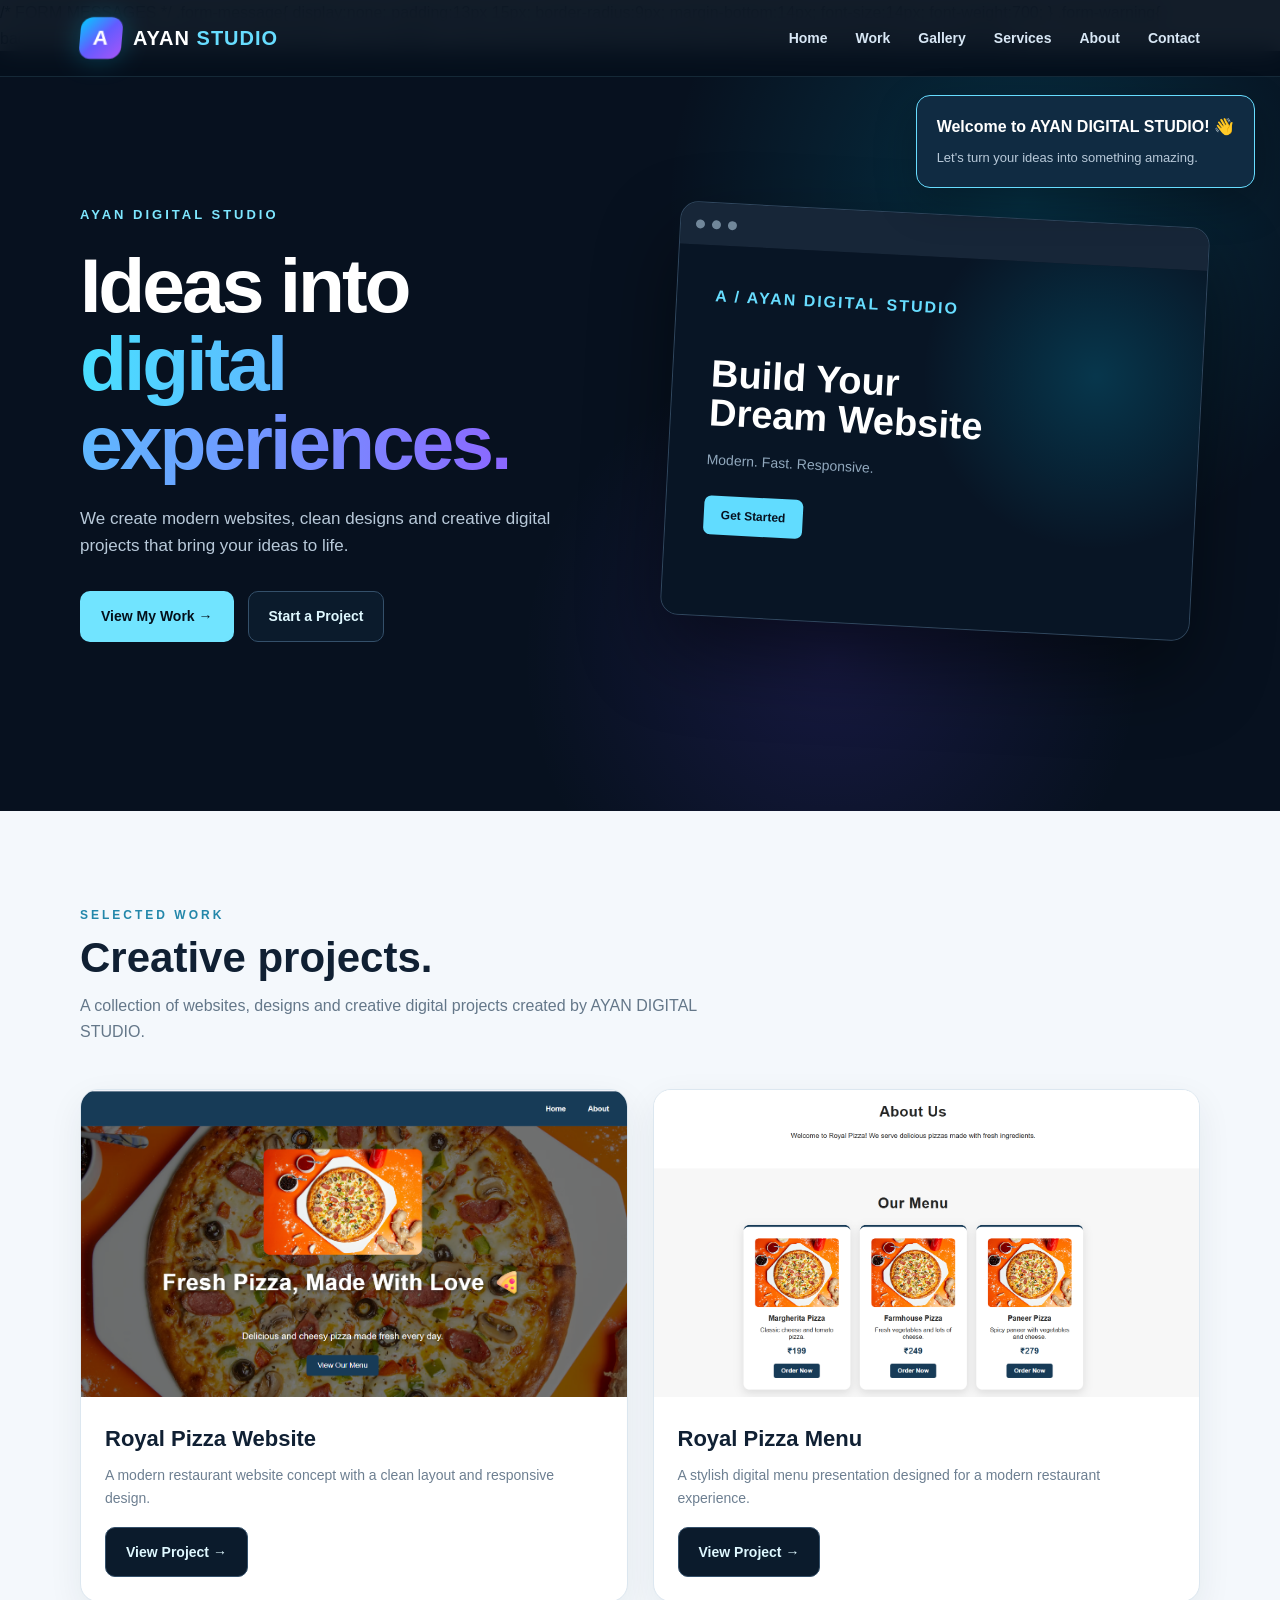
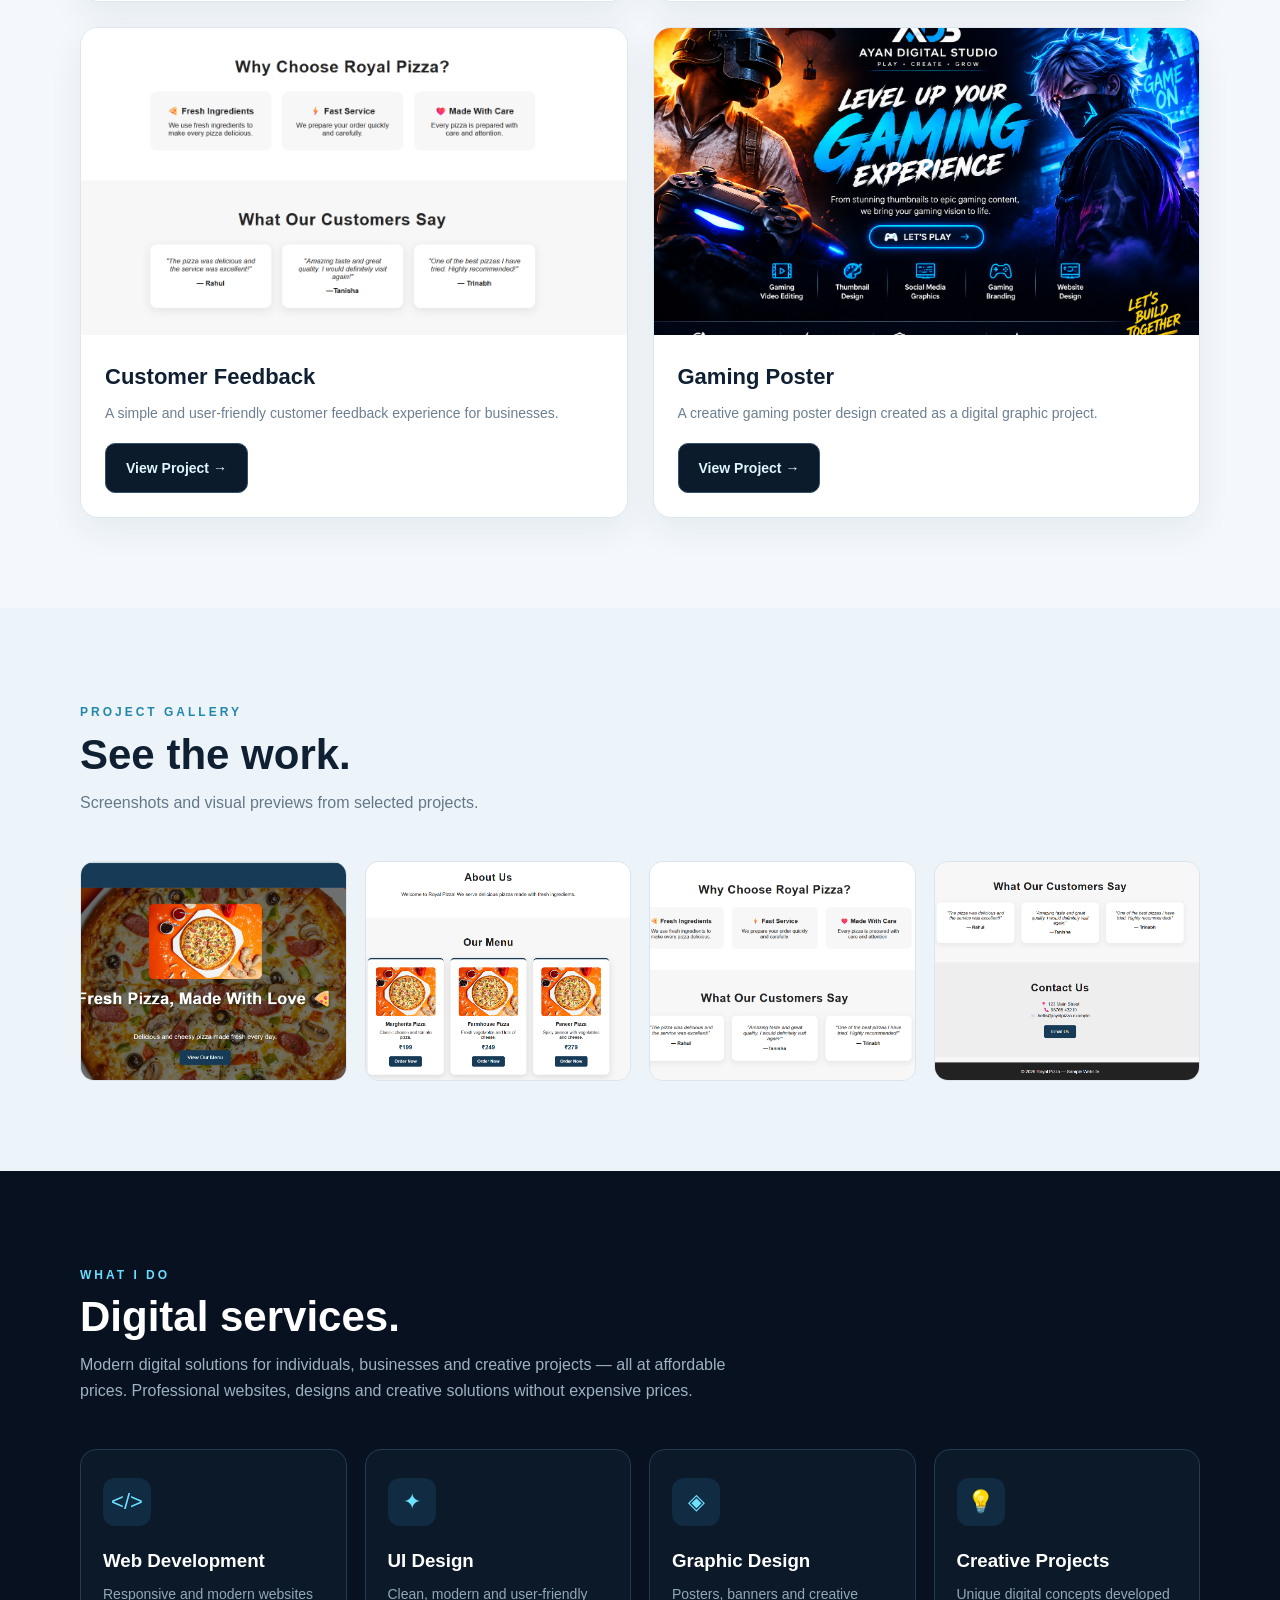
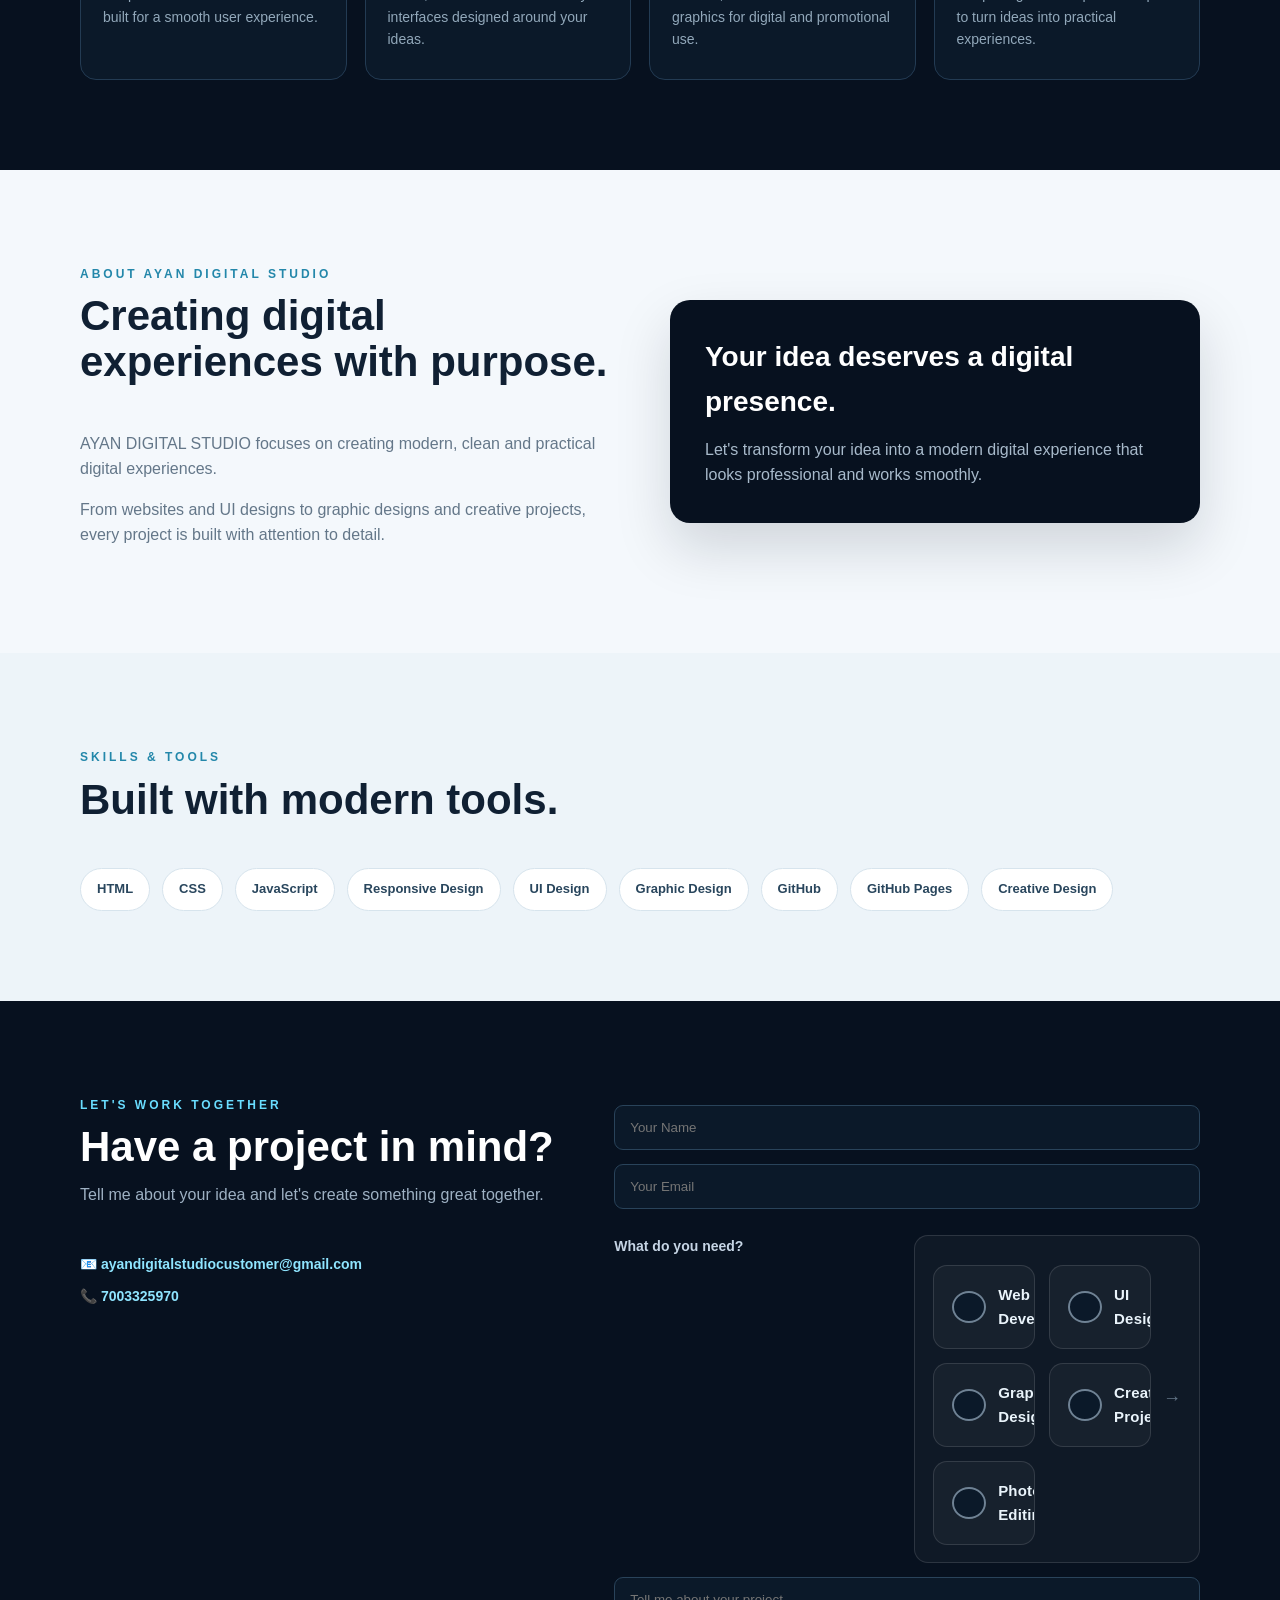
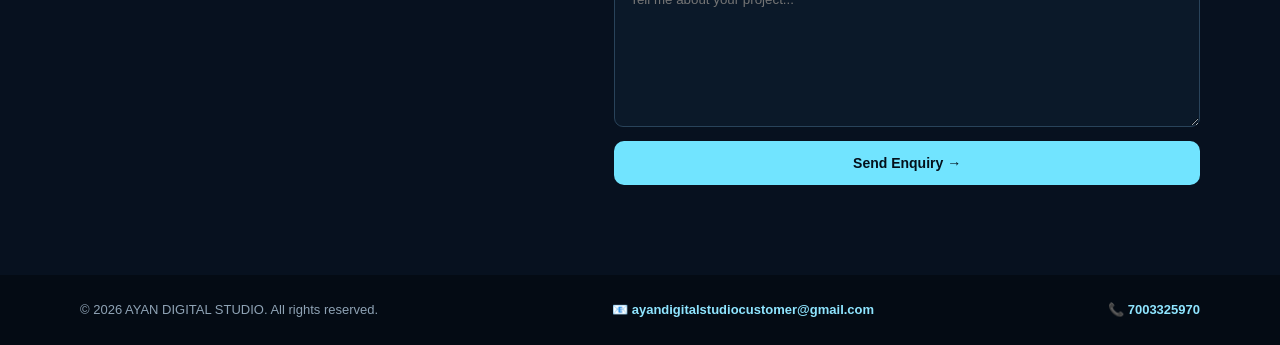
<file: index.html>
<!DOCTYPE html>
<html lang="en">
<head>
  <meta charset="UTF-8">

  <meta name="viewport" content="width=device-width, initial-scale=1.0">

  <title>AYAN DIGITAL STUDIO | Websites, Designs & Creative Projects</title>
  <link rel="icon" type="image/png" href="ayan-logo.png">

  <meta name="description"
        content="AYAN DIGITAL STUDIO creates modern websites, UI designs, graphic designs and creative digital projects.">

  <meta name="keywords"
        content="Ayan Digital Studio, website design, web development, UI design, graphic design, creative projects">

  <meta name="author" content="AYAN DIGITAL STUDIO">

  <meta name="theme-color" content="#07111f">

  <link rel="canonical"
        href="https://ayandigitalstudiocustomercare.github.io/ayan-digital-studio/">

  <style>
    *{
      margin:0;
      padding:0;
      box-sizing:border-box;
    }

    html{
      scroll-behavior:smooth;
    }

    body{
      font-family:Arial, Helvetica, sans-serif;
      background:#f4f8fc;
      color:#102033;
      line-height:1.6;
    }

    a{
      text-decoration:none;
      color:inherit;
    }

    img{
      max-width:100%;
      display:block;
    }

    .container{
      width:min(1120px,92%);
      margin:auto;
    }

    /* =========================
       NAVIGATION
    ========================= */

    nav{
      position:fixed;
      top:0;
      left:0;
      width:100%;
      z-index:1000;
      background:rgba(5,15,28,.94);
      backdrop-filter:blur(12px);
      border-bottom:1px solid rgba(143,229,255,.12);
    }

    .nav-inner{
      width:min(1120px,92%);
      margin:auto;
      height:76px;
      display:flex;
      align-items:center;
      justify-content:space-between;
    }

    /* WEBSITE LOGO */

    .logo{
      display:flex;
      align-items:center;
      gap:11px;
      font-weight:900;
      letter-spacing:1px;
    }

    .logo-mark{
      width:42px;
      height:42px;
      border-radius:12px;
      display:flex;
      align-items:center;
      justify-content:center;
      font-size:21px;
      font-weight:900;
      color:white;
      background:linear-gradient(135deg,#00cfff,#635bff,#a855f7);
      box-shadow:0 0 25px rgba(0,207,255,.25);
      transform:skew(-5deg);
    }

    .logo-text{
      font-size:20px;
      color:#ffffff;
    }

    .logo-text span{
      color:#67ddff;
    }

    .nav-links{
      display:flex;
      gap:28px;
      align-items:center;
    }

    .nav-links a{
      color:#d8e7f5;
      font-size:14px;
      font-weight:700;
      transition:.25s;
    }

    .nav-links a:hover{
      color:#69ddff;
    }

    .menu-btn{
      display:none;
      background:none;
      border:0;
      color:white;
      font-size:28px;
      cursor:pointer;
    }

    /* =========================
       HERO
    ========================= */

    .hero{
      min-height:760px;
      padding:150px 0 100px;
      background:
        radial-gradient(circle at 80% 20%,rgba(0,207,255,.16),transparent 30%),
        radial-gradient(circle at 65% 80%,rgba(111,70,255,.15),transparent 30%),
        #07111f;
      color:white;
      overflow:hidden;
    }

    .hero-grid{
      display:grid;
      grid-template-columns:1fr 1fr;
      gap:60px;
      align-items:center;
    }

    .eyebrow{
      display:inline-block;
      color:#7ee7ff;
      font-size:13px;
      font-weight:800;
      letter-spacing:3px;
      margin-bottom:20px;
    }

    .hero h1{
      font-size:clamp(45px,6vw,78px);
      line-height:1.02;
      letter-spacing:-3px;
      margin-bottom:24px;
    }

    .hero h1 span{
      background:linear-gradient(90deg,#49dfff,#8c67ff);
      -webkit-background-clip:text;
      color:transparent;
    }

    .hero p{
      color:#b8c9d9;
      font-size:17px;
      max-width:560px;
      margin-bottom:32px;
    }

    .hero-buttons{
      display:flex;
      gap:14px;
      flex-wrap:wrap;
    }

    .btn{
      display:inline-flex;
      align-items:center;
      justify-content:center;
      padding:13px 20px;
      border-radius:10px;
      font-weight:800;
      font-size:14px;
      border:1px solid transparent;
      cursor:pointer;
      transition:.25s;
    }

    .btn.primary{
      color:#04101b;
      background:#71e4ff;
    }

    .btn.primary:hover{
      transform:translateY(-2px);
      box-shadow:0 10px 30px rgba(113,228,255,.25);
    }

    .btn.secondary{
      color:#dff8ff;
      border-color:#34506a;
      background:#0b1b2c;
    }

    .btn.secondary:hover{
      border-color:#67ddff;
      color:#67ddff;
    }

    /* BROWSER MOCKUP */

    .browser{
      transform:rotate(3deg);
      background:#101c2b;
      border:1px solid #30475e;
      border-radius:18px;
      overflow:hidden;
      box-shadow:0 35px 80px rgba(0,0,0,.45);
    }

    .browser-top{
      height:42px;
      display:flex;
      align-items:center;
      gap:7px;
      padding:0 15px;
      background:#172638;
    }

    .browser-dot{
      width:9px;
      height:9px;
      border-radius:50%;
      background:#71879a;
    }

    .browser-content{
      min-height:370px;
      padding:38px;
      background:
        radial-gradient(circle at 80% 30%,rgba(0,207,255,.18),transparent 35%),
        #081525;
    }

    .browser-logo{
      font-weight:900;
      color:#67ddff;
      letter-spacing:2px;
      margin-bottom:45px;
    }

    .browser-content h2{
      font-size:38px;
      line-height:1.05;
      margin-bottom:15px;
    }

    .browser-content p{
      font-size:14px;
      color:#91a8bd;
      margin-bottom:24px;
    }

    .fake-button{
      display:inline-block;
      padding:10px 17px;
      border-radius:7px;
      background:#61dcff;
      color:#07111f;
      font-size:12px;
      font-weight:800;
    }

    /* =========================
       SECTIONS
    ========================= */

    section{
      padding:90px 0;
    }

    .section-heading{
      margin-bottom:45px;
    }

    .section-heading small{
      color:#2387aa;
      font-size:12px;
      font-weight:900;
      letter-spacing:3px;
    }

    .section-heading h2{
      font-size:42px;
      line-height:1.1;
      margin-top:8px;
    }

    .section-heading p{
      max-width:650px;
      color:#647789;
      margin-top:12px;
    }

    /* =========================
       WORK
    ========================= */

    .work-grid{
      display:grid;
      grid-template-columns:repeat(2,1fr);
      gap:25px;
    }

    .project-card{
      background:white;
      border:1px solid #dce7f0;
      border-radius:18px;
      overflow:hidden;
      box-shadow:0 12px 35px rgba(15,38,60,.07);
      transition:.3s;
    }

    .project-card:hover{
      transform:translateY(-5px);
      box-shadow:0 20px 45px rgba(15,38,60,.12);
    }

    .project-image{
      aspect-ratio:16/9;
      object-fit:cover;
      width:100%;
      background:#e9f0f6;
    }

    .project-body{
      padding:24px;
    }

    .project-body h3{
      font-size:22px;
      margin-bottom:8px;
    }

    .project-body p{
      color:#6d7f91;
      font-size:14px;
      margin-bottom:18px;
    }

    /* =========================
       GALLERY
    ========================= */

    .gallery{
      background:#edf4f9;
    }

    .gallery-grid{
      display:grid;
      grid-template-columns:repeat(4,1fr);
      gap:18px;
    }

    .gallery-grid img{
      width:100%;
      height:220px;
      object-fit:cover;
      border-radius:14px;
      border:1px solid #d9e4ec;
      transition:.3s;
    }

    .gallery-grid img:hover{
      transform:scale(1.02);
    }

    /* =========================
       SERVICES
    ========================= */

    .services{
      background:#07111f;
      color:white;
    }

    .services .section-heading p{
      color:#9eb1c3;
    }

    .services .section-heading small{
      color:#69ddff;
    }

    .services-grid{
      display:grid;
      grid-template-columns:repeat(4,1fr);
      gap:18px;
    }

    .service-card{
      padding:28px 22px;
      border:1px solid #233b53;
      border-radius:16px;
      background:#0b1929;
    }

    .service-icon{
      width:48px;
      height:48px;
      border-radius:12px;
      display:flex;
      align-items:center;
      justify-content:center;
      background:#102b42;
      color:#6de2ff;
      font-size:22px;
      margin-bottom:20px;
    }

    .service-card h3{
      margin-bottom:8px;
    }

    .service-card p{
      color:#92a8ba;
      font-size:14px;
    }

    /* =========================
       ABOUT
    ========================= */

    .about-grid{
      display:grid;
      grid-template-columns:1fr 1fr;
      gap:60px;
      align-items:center;
    }

    .about-text h2{
      font-size:42px;
      line-height:1.1;
      margin-bottom:18px;
    }

    .about-text p{
      color:#647789;
      margin-bottom:15px;
    }

    .about-box{
      padding:35px;
      border-radius:20px;
      background:#07111f;
      color:white;
      box-shadow:0 25px 55px rgba(7,17,31,.15);
    }

    .about-box h3{
      font-size:28px;
      margin-bottom:12px;
    }

    .about-box p{
      color:#a8bacb;
    }

    /* =========================
       SKILLS
    ========================= */

    .skills{
      background:#edf4f9;
    }

    .skills-wrap{
      display:flex;
      flex-wrap:wrap;
      gap:12px;
    }

    .skill{
      padding:10px 16px;
      background:white;
      border:1px solid #d7e4ed;
      border-radius:999px;
      font-size:13px;
      font-weight:800;
      color:#29465d;
    }

    /* =========================
       CONTACT
    ========================= */

    .contact{
      background:#07111f;
      color:white;
    }

    .contact-grid{
      display:grid;
      grid-template-columns:.9fr 1.1fr;
      gap:55px;
    }

    .contact .section-heading p{
      color:#9eb1c3;
    }

    .contact .section-heading small{
      color:#69ddff;
    }

    .contact-details{
      display:grid;
      gap:10px;
      margin:0 0 18px;
      font-size:14px;
      color:#c6d5e5;
    }

    .contact-details a{
      color:#8fe5ff;
      font-weight:700;
    }

    .contact-form{
      display:grid;
      gap:14px;
    }

    .contact-form input,
    .contact-form textarea{
      width:100%;
      padding:14px 15px;
      border:1px solid #29435a;
      border-radius:9px;
      background:#0b1929;
      color:white;
      outline:none;
      font-family:inherit;
    }

    .contact-form input:focus,
    .contact-form textarea:focus{
      border-color:#67ddff;
    }

    .contact-form textarea{
      min-height:150px;
      resize:vertical;
    }
    /* UNIQUE SERVICE OPTIONS */

.service-options{
  display:grid;
  grid-template-columns:1fr 1fr;
  gap:14px;
  margin-top:12px;
}

.service-option{
  position:relative;
  display:flex;
  align-items:center;
  gap:12px;
  padding:17px 18px;
  border:1px solid rgba(255,255,255,.12);
  border-radius:14px;
  background:rgba(255,255,255,.035);
  cursor:pointer;
  transition:
    transform .25s ease,
    border-color .25s ease,
    background .25s ease,
    box-shadow .25s ease;
  overflow:hidden;
}

.service-option::before{
  content:"";
  position:absolute;
  left:0;
  top:0;
  width:3px;
  height:100%;
  background:#67ddff;
  transform:scaleY(0);
  transition:transform .25s ease;
}

.service-option input[type="radio"]{
  appearance:none;
  -webkit-appearance:none;
  width:18px;
  height:18px;
  min-width:18px;
  border:2px solid #6f8294;
  border-radius:50%;
  margin:0;
  position:relative;
  transition:.25s ease;
}

.service-option input[type="radio"]:checked{
  border-color:#67ddff;
  background:#67ddff;
  box-shadow:0 0 14px rgba(103,221,255,.7);
}

.service-option input[type="radio"]:checked::after{
  content:"";
  position:absolute;
  width:6px;
  height:6px;
  background:#07111d;
  border-radius:50%;
  top:4px;
  left:4px;
}

.service-option span{
  color:#eaf4fb;
  font-size:15px;
  font-weight:600;
  letter-spacing:.2px;
}

.service-option::after{
  content:"→";
  margin-left:auto;
  color:#657789;
  font-size:18px;
  transition:.25s ease;
}

.service-option:hover{
  transform:translateY(-3px);
  border-color:rgba(103,221,255,.55);
  background:rgba(103,221,255,.06);
  box-shadow:0 10px 28px rgba(0,0,0,.18);
}

.service-option:hover::after{
  color:#67ddff;
  transform:translateX(4px);
}

.service-option:has(input[type="radio"]:checked){
  border-color:#67ddff;
  background:rgba(103,221,255,.09);
  box-shadow:
    0 0 0 1px rgba(103,221,255,.12),
    0 10px 30px rgba(0,0,0,.2),
    0 0 22px rgba(103,221,255,.08);
}

.service-option:has(input[type="radio"]:checked)::before{
  transform:scaleY(1);
}

.service-option:has(input[type="radio"]:checked)::after{
  content:"✓";
  color:#67ddff;
  font-weight:800;
}

@media(max-width:650px){
  .service-options{
    grid-template-columns:1fr;
  }
}
    /* =========================
   WELCOME MESSAGE
========================= */

.site-message{
  position:fixed;
  top:95px;
  right:25px;
  z-index:2000;
  max-width:360px;
  padding:18px 20px;
  border-radius:14px;
  box-shadow:0 15px 40px rgba(0,0,0,.25);
  animation:messageIn .4s ease;
}

.welcome-message{
  background:#102b42;
  border:1px solid #67ddff;
  color:white;
}

.site-message strong{
  display:block;
  margin-bottom:4px;
}

.site-message span{
  color:#b8c9d9;
  font-size:13px;
}

@keyframes messageIn{
  from{
    opacity:0;
    transform:translateY(-15px);
  }

  to{
    opacity:1;
    transform:translateY(0);
  }
}


  .contact-form textarea{
    min-height:150px;
    resize:vertical;
  }
    .site-message{
  position:fixed;
  top:95px;
  right:25px;
  z-index:2000;
  max-width:360px;
  padding:18px 20px;
  border-radius:14px;
  box-shadow:0 15px 40px rgba(0,0,0,.25);
  animation:messageIn .4s ease;
}

.welcome-message{
  background:#102b42;
  border:1px solid #67ddff;
  color:white;
}

.site-message strong{
  display:block;
  margin-bottom:4px;
}

.site-message span{
  color:#b8c9d9;
  font-size:13px;
}

}

  /* NEW SERVICE OPTIONS */

  .service-options{
    display:grid;
    gap:10px;
  }

  .service-options-title{
    color:#c6d5e5;
    font-size:14px;
    font-weight:700;
    margin-bottom:2px;
  }


    

    /* =========================
       FOOTER
    ========================= */

    footer{
      background:#040b14;
      color:#8fa3b5;
      padding:25px 0;
    }

    .footer-inner{
      width:min(1120px,92%);
      margin:auto;
      display:flex;
      justify-content:space-between;
      gap:20px;
      flex-wrap:wrap;
      font-size:13px;
    }

    .footer-inner a{
      color:#8fe5ff;
      font-weight:700;
    }

    /* =========================
       RESPONSIVE
    ========================= */

    @media(max-width:900px){

      .nav-links{
        position:absolute;
        top:76px;
        left:0;
        width:100%;
        display:none;
        flex-direction:column;
        align-items:flex-start;
        padding:20px 5%;
        background:#07111f;
        border-top:1px solid #1b344c;
      }

      .nav-links.active{
        display:flex;
      }

      .menu-btn{
        display:block;
      }

      .hero-grid,
      .about-grid,
      .contact-grid{
        grid-template-columns:1fr;
      }

      .services-grid{
        grid-template-columns:repeat(2,1fr);
      }

      .gallery-grid{
        grid-template-columns:repeat(2,1fr);
      }
    }

    @media(max-width:600px){

      .nav-inner{
        height:68px;
      }

      .logo-mark{
        width:38px;
        height:38px;
      }

      .logo-text{
        font-size:17px;
      }

      .hero{
        padding-top:120px;
      }

      .hero h1{
        font-size:48px;
        letter-spacing:-2px;
      }

      .hero-grid{
        gap:45px;
      }

      .browser{
        transform:none;
      }

      .work-grid,
      .services-grid,
      .gallery-grid{
        grid-template-columns:1fr;
      }

      .gallery-grid img{
        height:auto;
      }

      section{
        padding:70px 0;
      }

      .section-heading h2,
      .about-text h2{
        font-size:34px;
      }

      .footer-inner{
        flex-direction:column;
      }
    }
  </style>
</head>

<body>
  <!-- WELCOME MESSAGE -->
<div id="welcomeMessage" class="site-message welcome-message">
  <strong>Welcome to AYAN DIGITAL STUDIO! 👋</strong>
  <span>Let's turn your ideas into something amazing.</span>
</div>
  /* FORM MESSAGES */

.form-message{
  display:none;
  padding:13px 15px;
  border-radius:9px;
  margin-bottom:14px;
  font-size:14px;
  font-weight:700;
}

.form-warning{
  background:#3a2410;
  border:1px solid #f0a43c;
  color:#ffd08a;
}

.form-success{
  background:#10351f;
  border:1px solid #4ade80;
  color:#9af0b5;
}

  <!-- =========================
       NAVIGATION
  ========================= -->

  <nav>
    <div class="nav-inner">

      <a href="#home" class="logo">

        <!-- WEBSITE LOGO -->
        <div class="logo-mark">A</div>

        <div class="logo-text">
          AYAN <span>STUDIO</span>
        </div>

      </a>

      <button class="menu-btn" id="menuBtn">☰</button>

      <div class="nav-links" id="navLinks">
        <a href="#home">Home</a>
        <a href="#work">Work</a>
        <a href="#gallery">Gallery</a>
        <a href="#services">Services</a>
        <a href="#about">About</a>
        <a href="#contact">Contact</a>
      </div>

    </div>
  </nav>


  <!-- =========================
       HERO
  ========================= -->

  <section class="hero" id="home">

    <div class="container hero-grid">

      <div>

        <span class="eyebrow">
          AYAN DIGITAL STUDIO
        </span>

        <h1>
          Ideas into
          <span>digital experiences.</span>
        </h1>

        <p>
          We create modern websites, clean designs and creative
          digital projects that bring your ideas to life.
        </p>

        <div class="hero-buttons">

          <a href="#work" class="btn primary">
            View My Work →
          </a>

          <a href="#contact" class="btn secondary">
            Start a Project
          </a>

        </div>

      </div>


      <!-- BROWSER MOCKUP -->

      <div class="browser">

        <div class="browser-top">
          <span class="browser-dot"></span>
          <span class="browser-dot"></span>
          <span class="browser-dot"></span>
        </div>

        <div class="browser-content">

          <div class="browser-logo">
            A / AYAN DIGITAL STUDIO
          </div>

          <h2>
            Build Your<br>
            Dream Website
          </h2>

          <p>
            Modern. Fast. Responsive.
          </p>

          <span class="fake-button">
            Get Started
          </span>

        </div>

      </div>

    </div>

  </section>


  <!-- =========================
       WORK
  ========================= -->

  <section id="work">

    <div class="container">

      <div class="section-heading">

        <small>SELECTED WORK</small>

        <h2>Creative projects.</h2>

        <p>
          A collection of websites, designs and creative digital
          projects created by AYAN DIGITAL STUDIO.
        </p>

      </div>


      <div class="work-grid">


        <!-- ROYAL PIZZA WEBSITE -->

        <div class="project-card">

          <img
            class="project-image"
            src="royal-pizza-home.png"
            alt="Royal Pizza Website project"
          >

          <div class="project-body">

            <h3>Royal Pizza Website</h3>

            <p>
              A modern restaurant website concept with a clean
              layout and responsive design.
            </p>

            <a
              class="btn secondary project-link"
              href="royal-pizza-website.html"
            >
              View Project →
            </a>

          </div>

        </div>


        <!-- ROYAL PIZZA MENU -->

        <div class="project-card">

          <img
            class="project-image"
            src="royal-pizza-menu.png"
            alt="Royal Pizza Menu project"
          >

          <div class="project-body">

            <h3>Royal Pizza Menu</h3>

            <p>
              A stylish digital menu presentation designed for
              a modern restaurant experience.
            </p>

            <a
              class="btn secondary project-link"
              href="royal-pizza-menu.html"
            >
              View Project →
            </a>

          </div>

        </div>


        <!-- CUSTOMER FEEDBACK -->

        <div class="project-card">

          <img
            class="project-image"
            src="royal-pizza-feedback.png"
            alt="Customer Feedback project"
          >

          <div class="project-body">

            <h3>Customer Feedback</h3>

            <p>
              A simple and user-friendly customer feedback
              experience for businesses.
            </p>

            <a
              class="btn secondary project-link"
              href="customer-feedback.html"
            >
              View Project →
            </a>

          </div>

        </div>


        <!-- GAMING POSTER -->

        <div class="project-card">

          <img
            class="project-image"
            src="gaming-poster-sample.png"
            alt="Gaming poster design"
          >

          <div class="project-body">

            <h3>Gaming Poster</h3>

            <p>
              A creative gaming poster design created as a
              digital graphic project.
            </p>

            <a
              class="btn secondary project-link"
              href="gaming-poster-sample.png"
              target="_blank"
              rel="noopener"
            >
              View Project →
            </a>

          </div>

        </div>

      </div>

    </div>

  </section>


  <!-- =========================
       GALLERY
  ========================= -->

  <section class="gallery" id="gallery">

    <div class="container">

      <div class="section-heading">

        <small>PROJECT GALLERY</small>

        <h2>See the work.</h2>

        <p>
          Screenshots and visual previews from selected projects.
        </p>

      </div>


      <div class="gallery-grid">

        <img
          src="royal-pizza-home.png"
          alt="Royal Pizza homepage"
        >

        <img
          src="royal-pizza-menu.png"
          alt="Royal Pizza menu"
        >

        <img
          src="royal-pizza-feedback.png"
          alt="Royal Pizza customer feedback"
        >

        <img
          src="royal-pizza-contact.png"
          alt="Royal Pizza contact page"
        >

      </div>

    </div>

  </section>


  <!-- =========================
       SERVICES
  ========================= -->

  <section class="services" id="services">

    <div class="container">

      <div class="section-heading">

        <small>WHAT I DO</small>

        <h2>Digital services.</h2>

        <p>
  Modern digital solutions for individuals, businesses
  and creative projects — all at affordable prices. 
  Professional websites, designs and creative solutions
  without expensive prices.
</p>
      </div>


      <div class="services-grid">


        <div class="service-card">

          <div class="service-icon">
            &lt;/&gt;
          </div>

          <h3>Web Development</h3>

          <p>
            Responsive and modern websites built for a smooth
            user experience.
          </p>

        </div>


        <div class="service-card">

          <div class="service-icon">
            ✦
          </div>

          <h3>UI Design</h3>

          <p>
            Clean, modern and user-friendly interfaces designed
            around your ideas.
          </p>

        </div>


        <div class="service-card">

          <div class="service-icon">
            ◈
          </div>

          <h3>Graphic Design</h3>

          <p>
            Posters, banners and creative graphics for digital
            and promotional use.
          </p>

        </div>


        <div class="service-card">

          <div class="service-icon">
            💡
          </div>

          <h3>Creative Projects</h3>

          <p>
            Unique digital concepts developed to turn ideas
            into practical experiences.
          </p>

        </div>

      </div>

    </div>

  </section>


  <!-- =========================
       ABOUT
  ========================= -->

  <section id="about">

    <div class="container about-grid">

      <div class="about-text">

        <div class="section-heading">

          <small>ABOUT AYAN DIGITAL STUDIO</small>

          <h2>
            Creating digital experiences
            with purpose.
          </h2>

        </div>

        <p>
          AYAN DIGITAL STUDIO focuses on creating modern,
          clean and practical digital experiences.
        </p>

        <p>
          From websites and UI designs to graphic designs and
          creative projects, every project is built with
          attention to detail.
        </p>

      </div>


      <div class="about-box">

        <h3>
          Your idea deserves a digital presence.
        </h3>

        <p>
          Let's transform your idea into a modern digital
          experience that looks professional and works smoothly.
        </p>

      </div>

    </div>

  </section>


  <!-- =========================
       SKILLS
  ========================= -->

  <section class="skills">

    <div class="container">

      <div class="section-heading">

        <small>SKILLS & TOOLS</small>

        <h2>Built with modern tools.</h2>

      </div>


      <div class="skills-wrap">

        <span class="skill">HTML</span>
        <span class="skill">CSS</span>
        <span class="skill">JavaScript</span>
        <span class="skill">Responsive Design</span>
        <span class="skill">UI Design</span>
        <span class="skill">Graphic Design</span>
        <span class="skill">GitHub</span>
        <span class="skill">GitHub Pages</span>
        <span class="skill">Creative Design</span>

      </div>

    </div>

  </section>


  <!-- =========================
       CONTACT
  ========================= -->

  <section class="contact" id="contact">

    <div class="container contact-grid">


      <div>

        <div class="section-heading">

          <small>LET'S WORK TOGETHER</small>

          <h2>
            Have a project in mind?
          </h2>

          <p>
            Tell me about your idea and let's create something
            great together.
          </p>

        </div>


        <div class="contact-details">

          <div>
            📧
            <a href="mailto:ayandigitalstudiocustomer@gmail.com">
              ayandigitalstudiocustomer@gmail.com
            </a>
          </div>

          <div>
            📞
            <a href="tel:7003325970">
              7003325970
            </a>
          </div>

        </div>

      </div>


      <!-- ENQUIRY FORM -->

      <form
        class="contact-form"
        id="contactForm"
      >
        <div id="formWarning" class="form-message form-warning"></div>

        <input
          type="text"
          id="name"
          placeholder="Your Name"
        >

        <input
          type="email"
          id="email"
          placeholder="Your Email"
        >

        <div class="service-options">

  <p class="service-options-title">What do you need?</p>

  <label class="service-option">
    <div class="service-options">

  <label class="service-option">
    <input type="radio" name="service" value="Web Development">
    <span>Web Development</span>
  </label>

  <label class="service-option">
    <input type="radio" name="service" value="UI Design">
    <span>UI Design</span>
  </label>

  <label class="service-option">
    <input type="radio" name="service" value="Graphic Design">
    <span>Graphic Design</span>
  </label>

  <label class="service-option">
    <input type="radio" name="service" value="Creative Projects">
    <span>Creative Projects</span>
  </label>

  <label class="service-option">
    <input type="radio" name="service" value="Photo Editing">
    <span>Photo Editing</span>
  </label>

</div>

</div>

        <textarea
          id="message"
          placeholder="Tell me about your project..."
        ></textarea>

        <button
          class="btn primary"
          type="submit"
        >
          Send Enquiry →
        </button>

      </form>

    </div>

  </section>


  <!-- =========================
       FOOTER
  ========================= -->

  <footer>

    <div class="footer-inner">

      <span>
        © 2026 AYAN DIGITAL STUDIO. All rights reserved.
      </span>

      <span>
        📧
        <a href="mailto:ayandigitalstudiocustomer@gmail.com">
          ayandigitalstudiocustomer@gmail.com
        </a>
      </span>

      <span>
        📞
        <a href="tel:7003325970">
          7003325970
        </a>
      </span>

    </div>

  </footer>


  <!-- =========================
       JAVASCRIPT
  ========================= -->

  <script>

    /* MOBILE MENU */

    const menuBtn = document.getElementById("menuBtn");
    const navLinks = document.getElementById("navLinks");

    menuBtn.addEventListener("click", function(){

      navLinks.classList.toggle("active");

    });


    /* CLOSE MOBILE MENU */

    document.querySelectorAll(".nav-links a").forEach(function(link){

      link.addEventListener("click", function(){

        navLinks.classList.remove("active");

      });

    });
    
/* WELCOME MESSAGE */

setTimeout(function(){

  const welcomeMessage =
    document.getElementById("welcomeMessage");

  if(welcomeMessage){

    welcomeMessage.style.transition = "opacity .4s ease";
    welcomeMessage.style.opacity = "0";

    setTimeout(function(){

      welcomeMessage.remove();

    }, 400);

  }

}, 5000);

    /* CONTACT FORM */

    /* CONTACT FORM */

const contactForm = document.getElementById("contactForm");

contactForm.addEventListener("submit", function(event){

  event.preventDefault();

  const name =
    document.getElementById("name").value.trim();

  const email =
    document.getElementById("email").value.trim();

  const message =
    document.getElementById("message").value.trim();

  const selectedService =
    document.querySelector('input[name="service"]:checked');

  const warning =
    document.getElementById("formWarning");


  /* CHECK EMPTY FIELDS */

  if(
    !name ||
    !email ||
    !selectedService ||
    !message
  ){

    warning.textContent =
      "⚠️ Please fill in all the boxes and select a service before sending.";

    warning.className =
      "form-message form-warning";

    warning.style.display = "block";

    return;
  }


  /* ALL FIELDS ARE FILLED */

  warning.textContent =
    "Preparing your enquiry...";

  warning.className =
    "form-message form-success";

  warning.style.display = "block";


  const subject =
    selectedService.value;

  const mailSubject =
    encodeURIComponent(
      "Website Enquiry - " + subject
    );

  const mailBody =
    encodeURIComponent(
      "Name: " + name +
      "\nEmail: " + email +
      "\nService: " + subject +
      "\n\nProject Details:\n" +
      message
    );


  /* OPEN EMAIL APP */

  window.location.href =
    "mailto:ayandigitalstudiocustomer@gmail.com" +
    "?subject=" + mailSubject +
    "&body=" + mailBody;


  /* SUCCESS MESSAGE */

  setTimeout(function(){

    warning.textContent =
      "✅ Your enquiry has been prepared successfully. Please press Send in your email app.";

    warning.className =
      "form-message form-success";

    warning.style.display = "block";

  }, 700);

});
  </script>

</body>
</html>
</file>
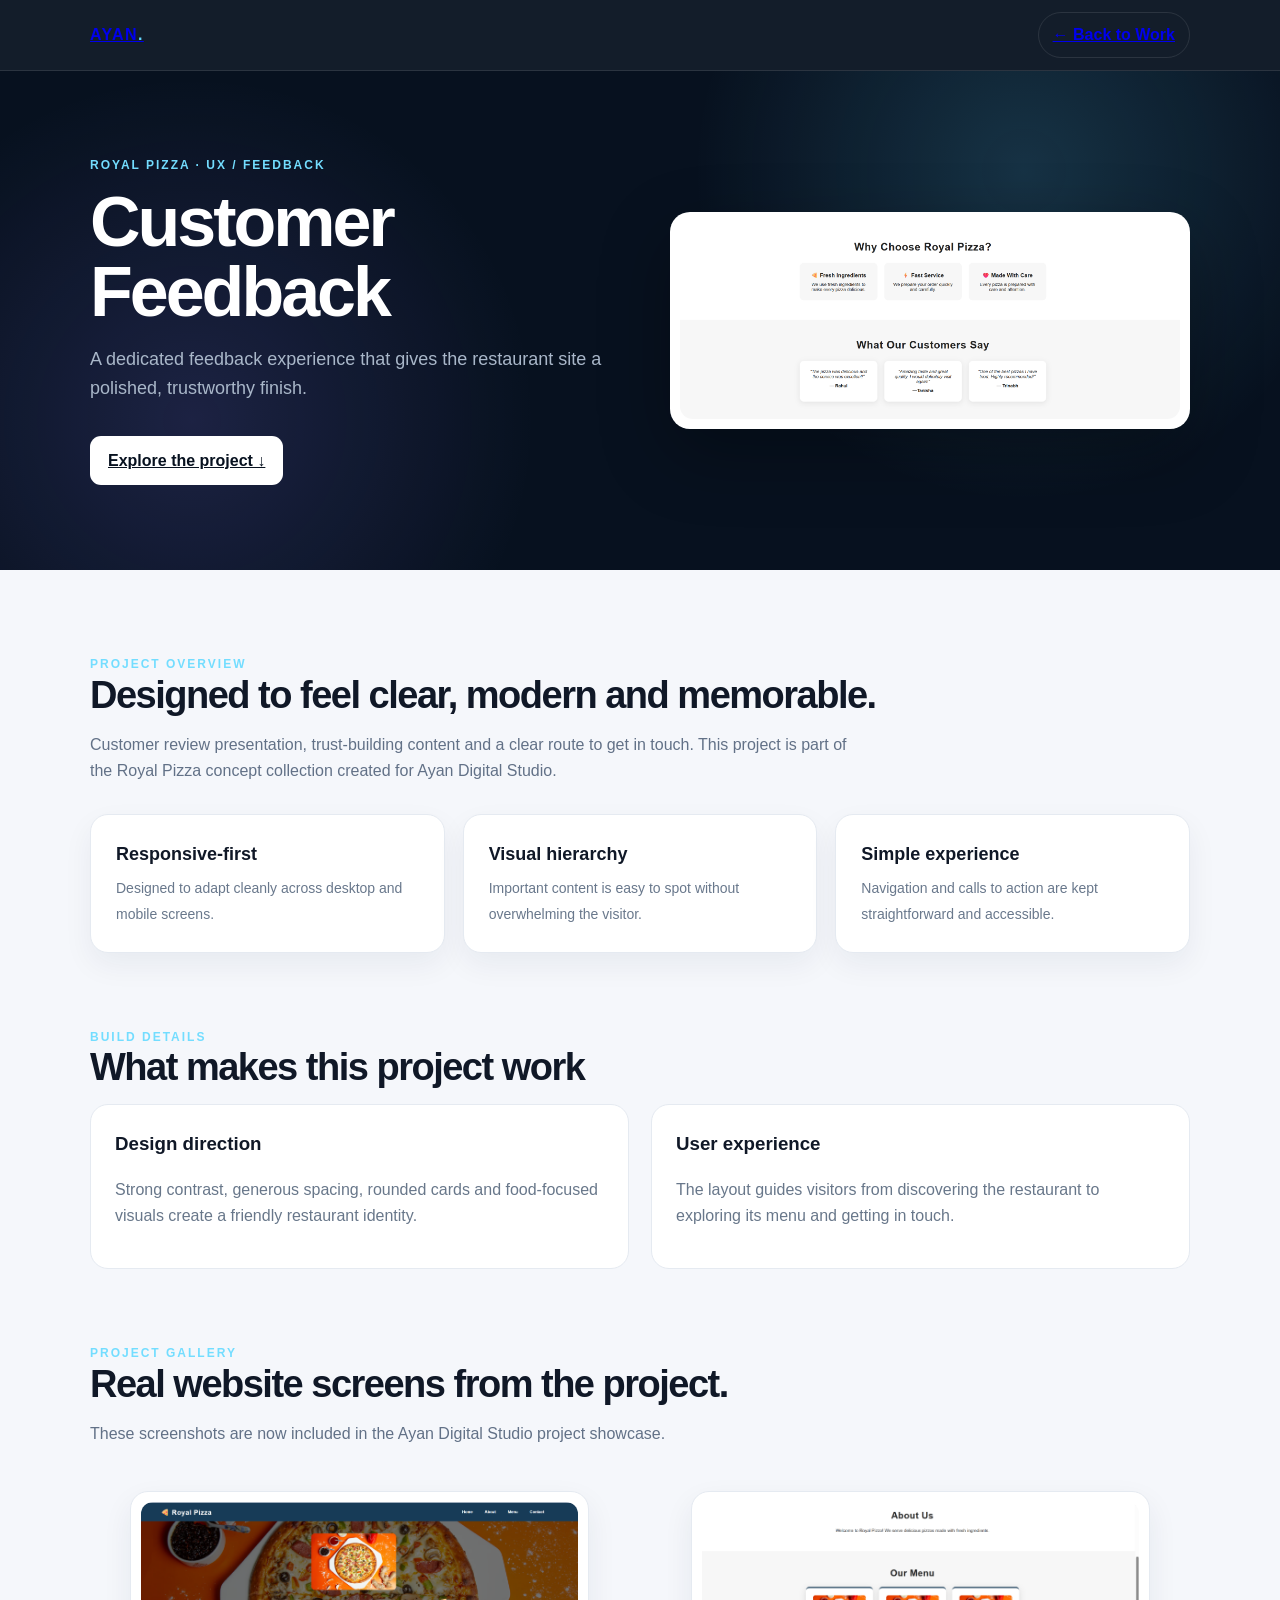
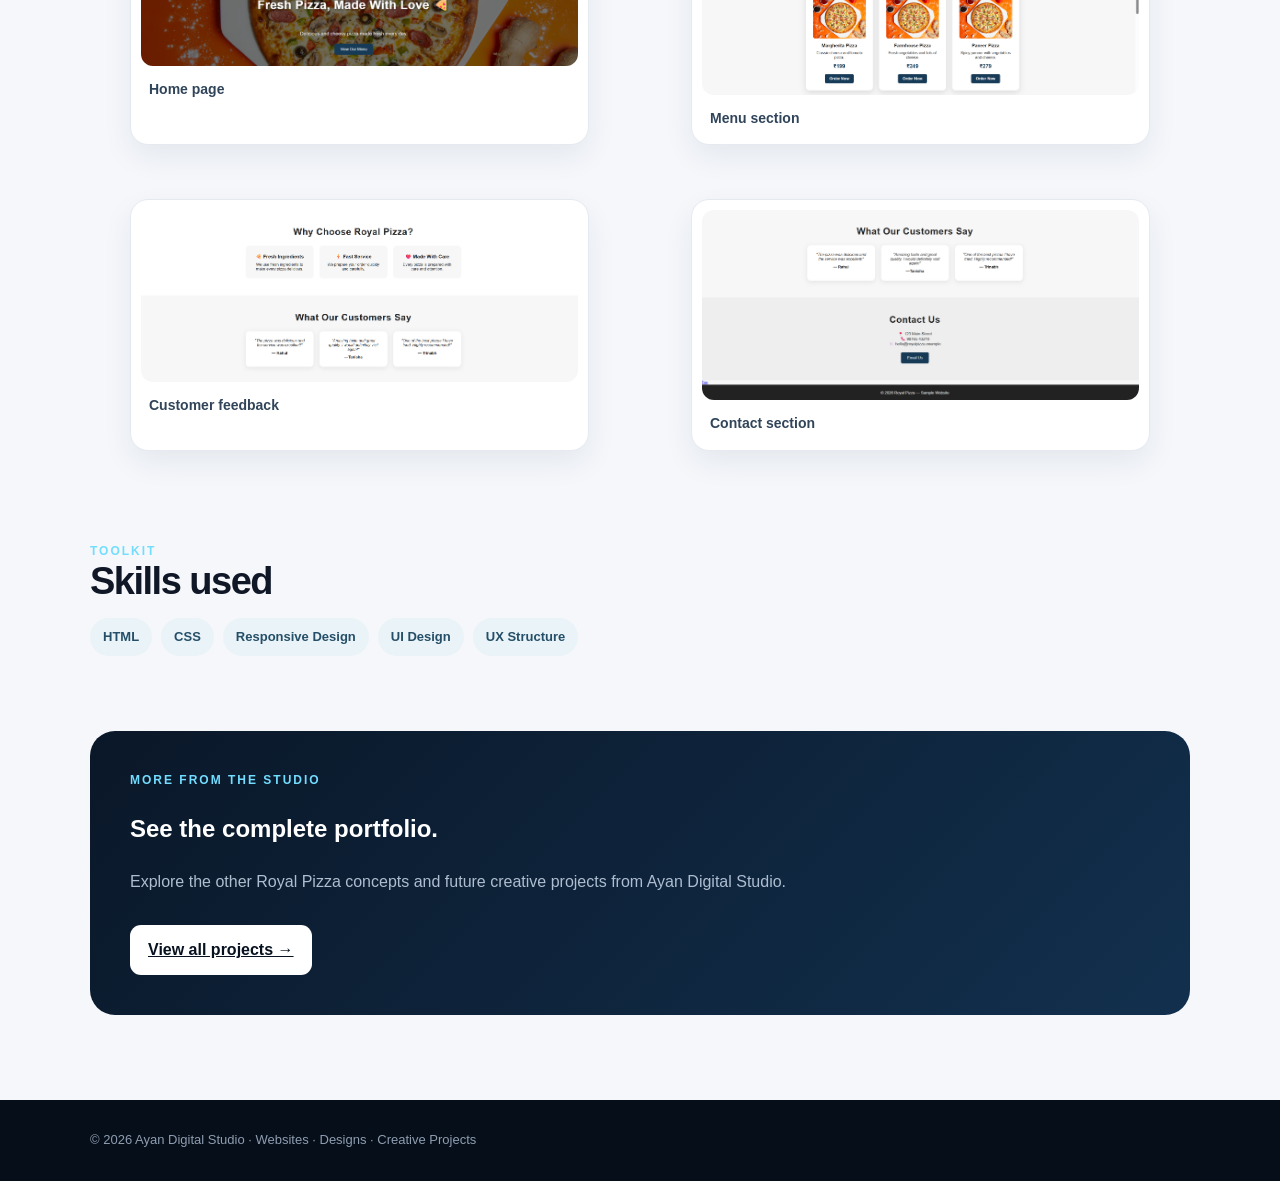
<file: customer-feedback.html>
<!doctype html><html lang="en"><head><meta charset="utf-8"><meta name="viewport" content="width=device-width,initial-scale=1"><title>Customer Feedback — Ayan Digital Studio</title><link rel="stylesheet" href="royal-pizza-project.css"></head><body>
<header class="top"><div class="bar"><a class="brand" href="index.html">AYAN<span>.</span></a><a class="back" href="index.html#work">← Back to Work</a></div></header>
<section class="hero"><div class="wrap grid"><div><div class="eyebrow">Royal Pizza · UX / Feedback</div><h1>Customer Feedback</h1><p>A dedicated feedback experience that gives the restaurant site a polished, trustworthy finish.</p><a class="btn" href="#details">Explore the project ↓</a></div><div class="shot"><img src="royal-pizza-feedback.png" alt="Royal Pizza project showcase"></div></div></section>
<main class="content" id="details"><div class="wrap">
<section class="section"><div class="eyebrow">Project overview</div><h2>Designed to feel clear, modern and memorable.</h2><p>Customer review presentation, trust-building content and a clear route to get in touch. This project is part of the Royal Pizza concept collection created for Ayan Digital Studio.</p><div class="features"><div class="feature"><b>Responsive-first</b><span>Designed to adapt cleanly across desktop and mobile screens.</span></div><div class="feature"><b>Visual hierarchy</b><span>Important content is easy to spot without overwhelming the visitor.</span></div><div class="feature"><b>Simple experience</b><span>Navigation and calls to action are kept straightforward and accessible.</span></div></div></section>
<section class="section"><div class="eyebrow">Build details</div><h2>What makes this project work</h2><div class="two"><div class="mini"><h3>Design direction</h3><p>Strong contrast, generous spacing, rounded cards and food-focused visuals create a friendly restaurant identity.</p></div><div class="mini"><h3>User experience</h3><p>The layout guides visitors from discovering the restaurant to exploring its menu and getting in touch.</p></div></div></section>

<section class="section" id="gallery">
  <div class="eyebrow">Project gallery</div>
  <h2>Real website screens from the project.</h2>
  <p>These screenshots are now included in the Ayan Digital Studio project showcase.</p>
  <div class="gallery">
    <figure class="gallery-item"><img src="royal-pizza-home.png" alt="Royal Pizza home page screenshot"><figcaption>Home page</figcaption></figure>
    <figure class="gallery-item"><img src="royal-pizza-menu.png" alt="Royal Pizza menu screenshot"><figcaption>Menu section</figcaption></figure>
    <figure class="gallery-item"><img src="royal-pizza-feedback.png" alt="Royal Pizza customer feedback screenshot"><figcaption>Customer feedback</figcaption></figure>
    <figure class="gallery-item"><img src="royal-pizza-contact.png" alt="Royal Pizza contact section screenshot"><figcaption>Contact section</figcaption></figure>
  </div>
</section>
<section class="section"><div class="eyebrow">Toolkit</div><h2>Skills used</h2><div class="tech"><span class="pill">HTML</span><span class="pill">CSS</span><span class="pill">Responsive Design</span><span class="pill">UI Design</span><span class="pill">UX Structure</span></div></section>
<section class="cta"><div class="eyebrow">More from the studio</div><h2>See the complete portfolio.</h2><p>Explore the other Royal Pizza concepts and future creative projects from Ayan Digital Studio.</p><a class="btn" href="index.html#work">View all projects →</a></section>
</div></main><footer class="footer"><div class="wrap">© 2026 Ayan Digital Studio · Websites · Designs · Creative Projects</div></footer></body></html>
</file>
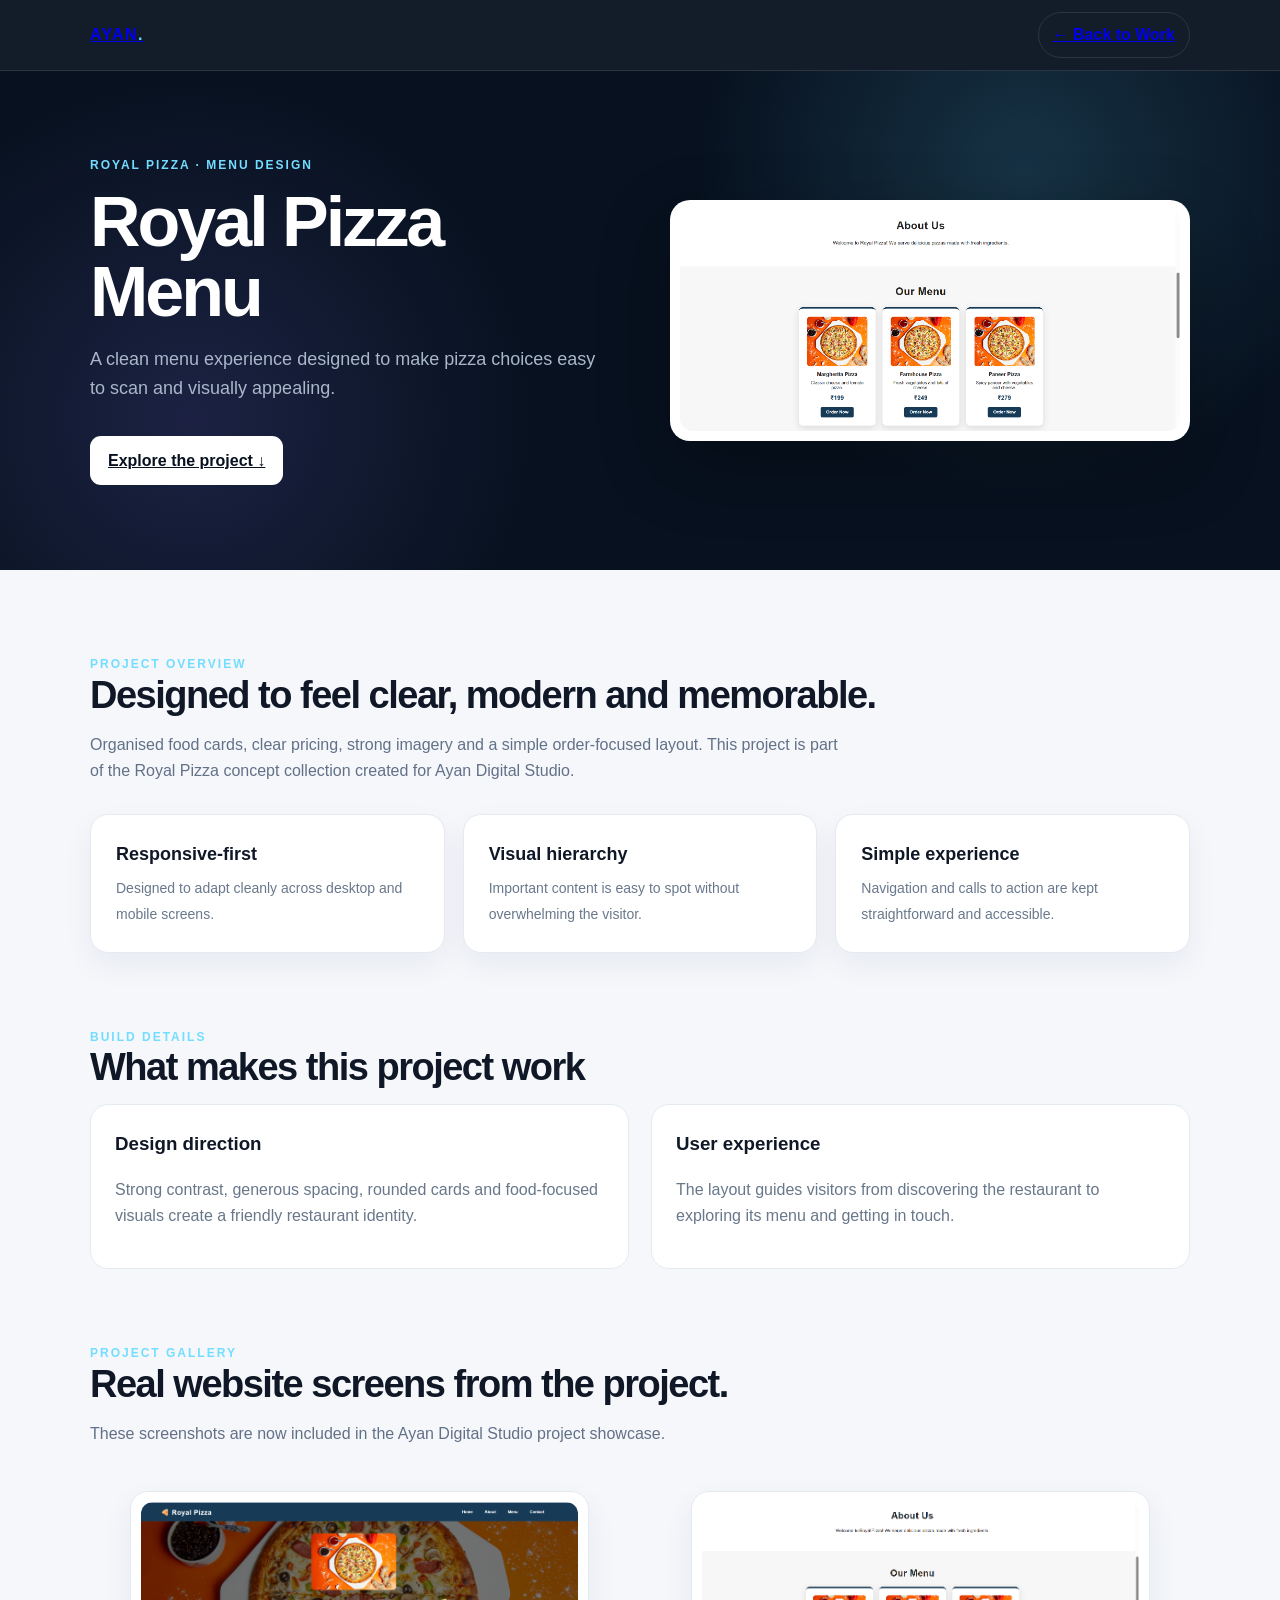
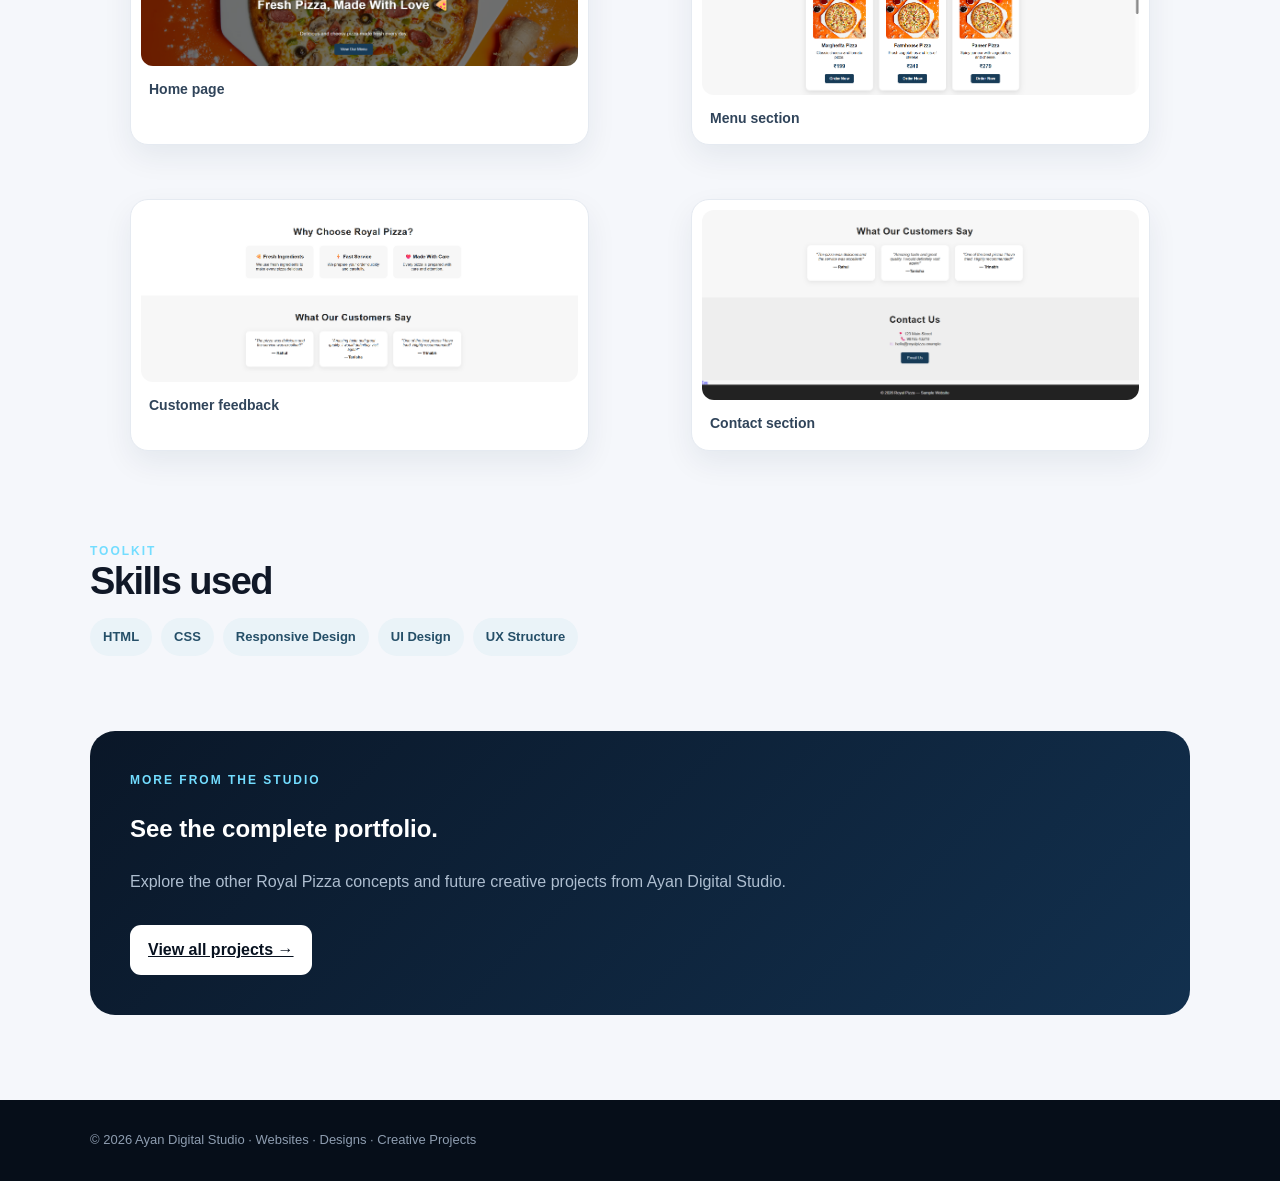
<file: royal-pizza-menu.html>
<!doctype html><html lang="en"><head><meta charset="utf-8"><meta name="viewport" content="width=device-width,initial-scale=1"><title>Royal Pizza Menu — Ayan Digital Studio</title><link rel="stylesheet" href="royal-pizza-project.css"></head><body>
<header class="top"><div class="bar"><a class="brand" href="index.html">AYAN<span>.</span></a><a class="back" href="index.html#work">← Back to Work</a></div></header>
<section class="hero"><div class="wrap grid"><div><div class="eyebrow">Royal Pizza · Menu Design</div><h1>Royal Pizza Menu</h1><p>A clean menu experience designed to make pizza choices easy to scan and visually appealing.</p><a class="btn" href="#details">Explore the project ↓</a></div><div class="shot"><img src="royal-pizza-menu.png" alt="Royal Pizza project showcase"></div></div></section>
<main class="content" id="details"><div class="wrap">
<section class="section"><div class="eyebrow">Project overview</div><h2>Designed to feel clear, modern and memorable.</h2><p>Organised food cards, clear pricing, strong imagery and a simple order-focused layout. This project is part of the Royal Pizza concept collection created for Ayan Digital Studio.</p><div class="features"><div class="feature"><b>Responsive-first</b><span>Designed to adapt cleanly across desktop and mobile screens.</span></div><div class="feature"><b>Visual hierarchy</b><span>Important content is easy to spot without overwhelming the visitor.</span></div><div class="feature"><b>Simple experience</b><span>Navigation and calls to action are kept straightforward and accessible.</span></div></div></section>
<section class="section"><div class="eyebrow">Build details</div><h2>What makes this project work</h2><div class="two"><div class="mini"><h3>Design direction</h3><p>Strong contrast, generous spacing, rounded cards and food-focused visuals create a friendly restaurant identity.</p></div><div class="mini"><h3>User experience</h3><p>The layout guides visitors from discovering the restaurant to exploring its menu and getting in touch.</p></div></div></section>

<section class="section" id="gallery">
  <div class="eyebrow">Project gallery</div>
  <h2>Real website screens from the project.</h2>
  <p>These screenshots are now included in the Ayan Digital Studio project showcase.</p>
  <div class="gallery">
    <figure class="gallery-item"><img src="royal-pizza-home.png" alt="Royal Pizza home page screenshot"><figcaption>Home page</figcaption></figure>
    <figure class="gallery-item"><img src="royal-pizza-menu.png" alt="Royal Pizza menu screenshot"><figcaption>Menu section</figcaption></figure>
    <figure class="gallery-item"><img src="royal-pizza-feedback.png" alt="Royal Pizza customer feedback screenshot"><figcaption>Customer feedback</figcaption></figure>
    <figure class="gallery-item"><img src="royal-pizza-contact.png" alt="Royal Pizza contact section screenshot"><figcaption>Contact section</figcaption></figure>
  </div>
</section>
<section class="section"><div class="eyebrow">Toolkit</div><h2>Skills used</h2><div class="tech"><span class="pill">HTML</span><span class="pill">CSS</span><span class="pill">Responsive Design</span><span class="pill">UI Design</span><span class="pill">UX Structure</span></div></section>
<section class="cta"><div class="eyebrow">More from the studio</div><h2>See the complete portfolio.</h2><p>Explore the other Royal Pizza concepts and future creative projects from Ayan Digital Studio.</p><a class="btn" href="index.html#work">View all projects →</a></section>
</div></main><footer class="footer"><div class="wrap">© 2026 Ayan Digital Studio · Websites · Designs · Creative Projects</div></footer></body></html>
</file>
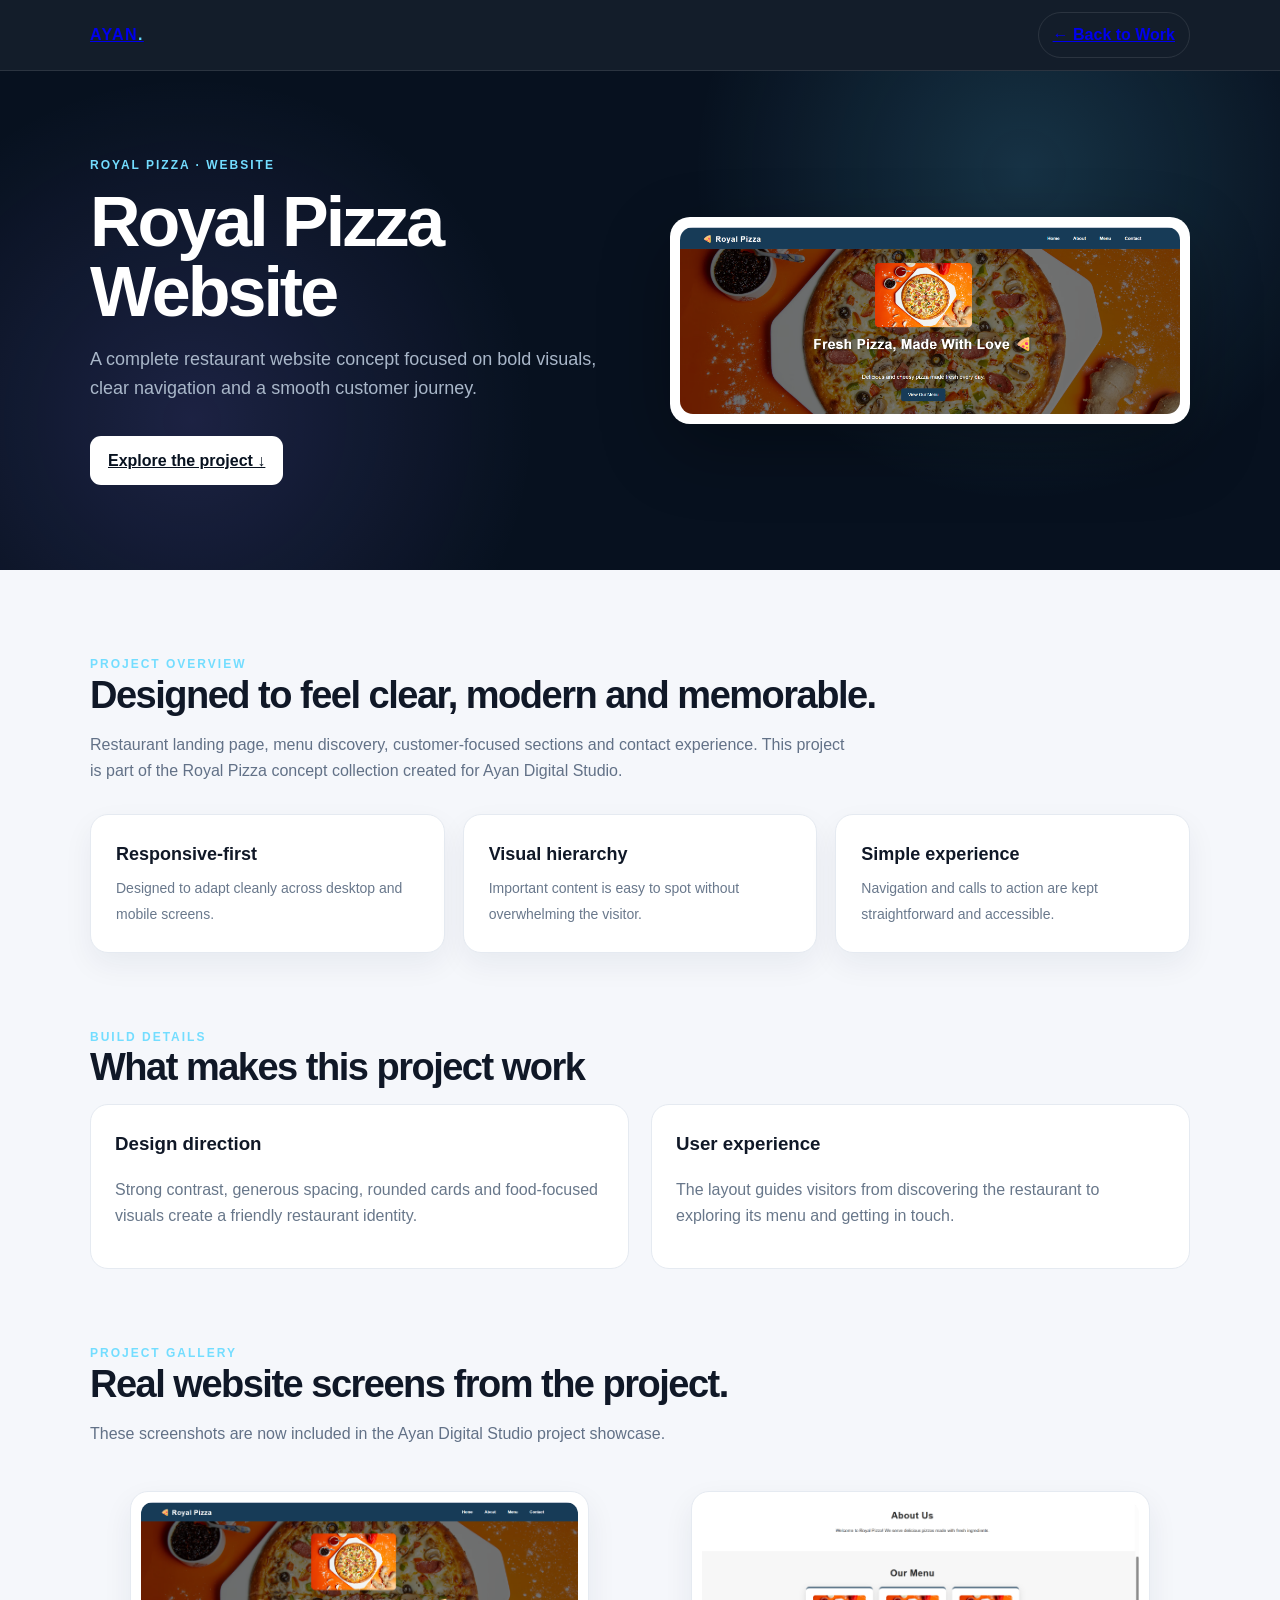
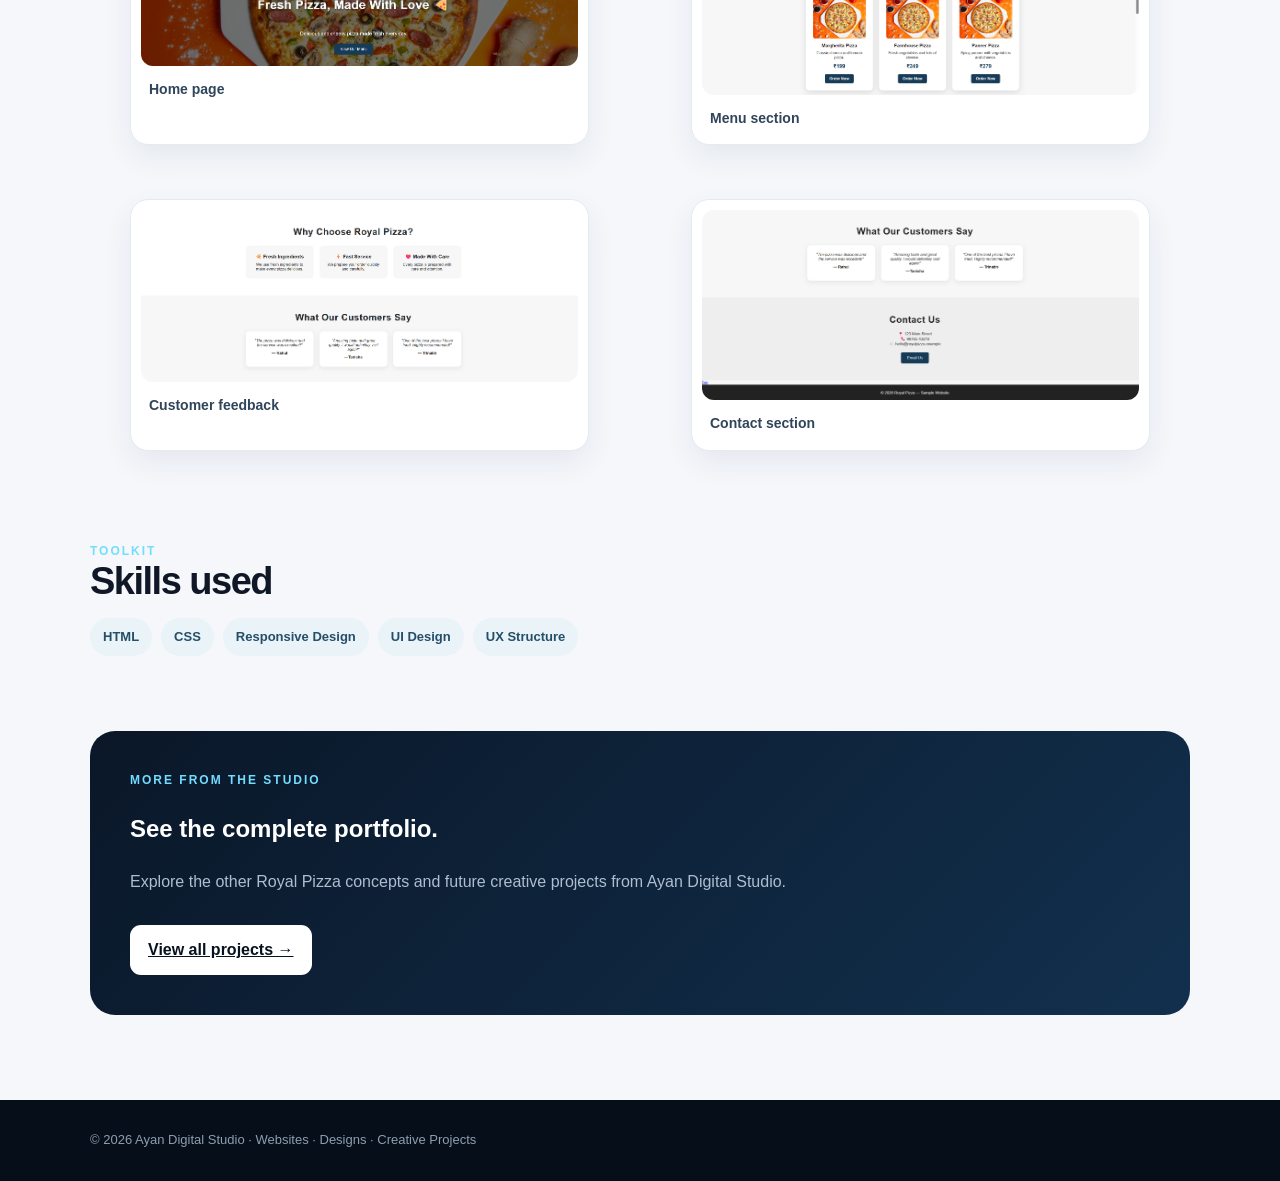
<file: royal-pizza-website.html>
<!doctype html><html lang="en"><head><meta charset="utf-8"><meta name="viewport" content="width=device-width,initial-scale=1"><title>Royal Pizza Website — Ayan Digital Studio</title><link rel="stylesheet" href="royal-pizza-project.css"></head><body>
<header class="top"><div class="bar"><a class="brand" href="index.html">AYAN<span>.</span></a><a class="back" href="index.html#work">← Back to Work</a></div></header>
<section class="hero"><div class="wrap grid"><div><div class="eyebrow">Royal Pizza · Website</div><h1>Royal Pizza Website</h1><p>A complete restaurant website concept focused on bold visuals, clear navigation and a smooth customer journey.</p><a class="btn" href="#details">Explore the project ↓</a></div><div class="shot"><img src="royal-pizza-home.png" alt="Royal Pizza project showcase"></div></div></section>
<main class="content" id="details"><div class="wrap">
<section class="section"><div class="eyebrow">Project overview</div><h2>Designed to feel clear, modern and memorable.</h2><p>Restaurant landing page, menu discovery, customer-focused sections and contact experience. This project is part of the Royal Pizza concept collection created for Ayan Digital Studio.</p><div class="features"><div class="feature"><b>Responsive-first</b><span>Designed to adapt cleanly across desktop and mobile screens.</span></div><div class="feature"><b>Visual hierarchy</b><span>Important content is easy to spot without overwhelming the visitor.</span></div><div class="feature"><b>Simple experience</b><span>Navigation and calls to action are kept straightforward and accessible.</span></div></div></section>
<section class="section"><div class="eyebrow">Build details</div><h2>What makes this project work</h2><div class="two"><div class="mini"><h3>Design direction</h3><p>Strong contrast, generous spacing, rounded cards and food-focused visuals create a friendly restaurant identity.</p></div><div class="mini"><h3>User experience</h3><p>The layout guides visitors from discovering the restaurant to exploring its menu and getting in touch.</p></div></div></section>

<section class="section" id="gallery">
  <div class="eyebrow">Project gallery</div>
  <h2>Real website screens from the project.</h2>
  <p>These screenshots are now included in the Ayan Digital Studio project showcase.</p>
  <div class="gallery">
    <figure class="gallery-item"><img src="royal-pizza-home.png" alt="Royal Pizza home page screenshot"><figcaption>Home page</figcaption></figure>
    <figure class="gallery-item"><img src="royal-pizza-menu.png" alt="Royal Pizza menu screenshot"><figcaption>Menu section</figcaption></figure>
    <figure class="gallery-item"><img src="royal-pizza-feedback.png" alt="Royal Pizza customer feedback screenshot"><figcaption>Customer feedback</figcaption></figure>
    <figure class="gallery-item"><img src="royal-pizza-contact.png" alt="Royal Pizza contact section screenshot"><figcaption>Contact section</figcaption></figure>
  </div>
</section>
<section class="section"><div class="eyebrow">Toolkit</div><h2>Skills used</h2><div class="tech"><span class="pill">HTML</span><span class="pill">CSS</span><span class="pill">Responsive Design</span><span class="pill">UI Design</span><span class="pill">UX Structure</span></div></section>
<section class="cta"><div class="eyebrow">More from the studio</div><h2>See the complete portfolio.</h2><p>Explore the other Royal Pizza concepts and future creative projects from Ayan Digital Studio.</p><a class="btn" href="index.html#work">View all projects →</a></section>
</div></main><footer class="footer"><div class="wrap">© 2026 Ayan Digital Studio · Websites · Designs · Creative Projects</div></footer></body></html>
</file>
<file: royal-pizza-project.css>
:root{--bg:#07111f;--panel:#0e1d31;--text:#f7f9fc;--muted:#a9b7c9;--line:rgba(255,255,255,.1);--accent:#62d7ff;--accent2:#8b7cff}*{box-sizing:border-box}html{scroll-behavior:smooth}body{margin:0;font-family:Inter,Segoe UI,Arial,sans-serif;background:#f5f7fb;color:#101827;line-height:1.6}.top{background:rgba(7,17,31,.95);color:white;position:sticky;top:0;z-index:5;border-bottom:1px solid var(--line)}.bar{width:min(1100px,92%);margin:auto;height:70px;display:flex;align-items:center;justify-content:space-between}.brand{font-weight:900;letter-spacing:1.4px}.brand span{color:var(--accent)}.back{padding:9px 14px;border:1px solid var(--line);border-radius:999px;font-weight:700}.hero{background:radial-gradient(circle at 80% 20%,rgba(98,215,255,.17),transparent 30%),radial-gradient(circle at 15% 70%,rgba(139,124,255,.16),transparent 30%),var(--bg);color:white;padding:85px 0}.wrap{width:min(1100px,92%);margin:auto}.grid{display:grid;grid-template-columns:1fr 1fr;gap:60px;align-items:center}.eyebrow{text-transform:uppercase;letter-spacing:2px;font-size:12px;font-weight:900;color:#73ddff}.hero h1{font-size:clamp(42px,6vw,70px);line-height:1;letter-spacing:-3px;margin:12px 0}.hero p{color:var(--muted);font-size:18px}.btn{display:inline-block;margin-top:15px;padding:12px 18px;border-radius:11px;background:white;color:#07111f;font-weight:900}.shot{background:#fff;padding:10px;border-radius:20px;box-shadow:0 25px 70px rgba(0,0,0,.3)}.shot img{display:block;width:100%;border-radius:13px}.content{padding:85px 0}.section{margin-bottom:75px}.section h2{font-size:38px;line-height:1.1;letter-spacing:-1.5px;margin:0 0 15px}.section>p{color:#627187;max-width:760px}.features{display:grid;grid-template-columns:repeat(3,1fr);gap:18px;margin-top:30px}.feature{padding:25px;background:white;border:1px solid #e5eaf1;border-radius:18px;box-shadow:0 12px 30px rgba(20,40,65,.06)}.feature b{display:block;font-size:18px;margin-bottom:7px}.feature span{color:#69788c;font-size:14px}.tech{display:flex;gap:9px;flex-wrap:wrap}.pill{padding:9px 13px;border-radius:999px;background:#eaf3f8;font-size:13px;font-weight:800;color:#254f68}.cta{background:linear-gradient(135deg,#0a1728,#12304e);color:white;border-radius:25px;padding:40px}.cta p{color:#aebed0}.footer{padding:30px 0;background:#060e19;color:#8e9db0;font-size:13px}.two{display:grid;grid-template-columns:1fr 1fr;gap:22px}.mini{background:#fff;border:1px solid #e5eaf1;border-radius:18px;padding:24px}.mini h3{margin-top:0}.mini p{color:#68778a}@media(max-width:800px){.grid,.two{grid-template-columns:1fr}.features{grid-template-columns:1fr}.hero{padding:60px 0}.content{padding:60px 0}}

.gallery{display:grid;grid-template-columns:repeat(2,1fr);gap:22px;margin-top:28px}
.gallery-item{background:#fff;border:1px solid #e5eaf1;border-radius:18px;padding:10px;box-shadow:0 12px 30px rgba(20,40,65,.07);overflow:hidden}
.gallery-item img{display:block;width:100%;height:auto;border-radius:12px}
.gallery-item figcaption{padding:12px 8px 5px;font-weight:800;color:#30445a;font-size:14px}
@media(max-width:800px){.gallery{grid-template-columns:1fr}}
.phone-btn {
  display: inline-flex;
  align-items: center;
  justify-content: center;
  gap: 8px;
  text-decoration: none;
  cursor: pointer;
}
</file>
